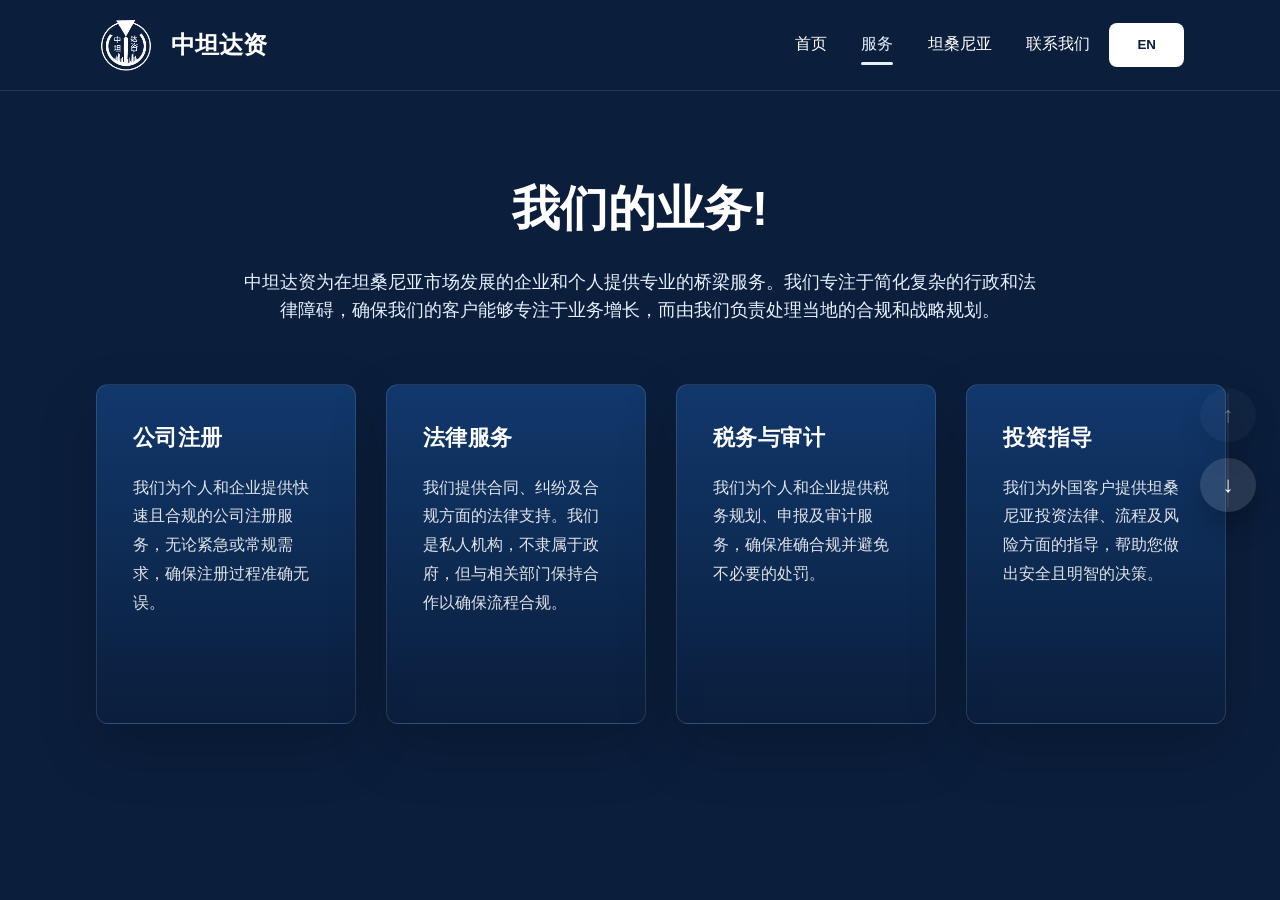
<file: services.html>
<!DOCTYPE html>
<html lang="en">
<head>
  <meta charset="UTF-8">
  <meta name="viewport" content="width=device-width, initial-scale=1.0">
  <title>中坦达资 | SERVICES</title>
  <link rel="stylesheet" href="style.css">
  <link rel="icon" href="images/favicon.ico" type="image/x-icon">
  
  <style>
    /* Custom spacing for the description section */
    .intro-text {
        text-align: center;
        max-width: 800px;
        margin: 0 auto 40px auto;
        font-size: 1.1rem;
        line-height: 1.6;
        color: var(--paleblue);
    }

    .services-grid {
        display: grid;
        grid-template-columns: repeat(4, minmax(260px, 1fr));
        gap: 30px;
        align-items: stretch;
        padding-top: 20px;
        padding-bottom: 10px;
        margin-top: 10px;
    }

    body.services-page {
        overflow: hidden;
        background: var(--navy);
    }

    .page-frame {
        position: relative;
        height: calc(100vh - 100px);
        width: 100%;
        overflow: hidden;
    }

    .page-inner {
        position: relative;
        width: 100%;
        transition: transform 0.8s ease;
    }

    .page-screen {
        min-height: calc(100vh - 100px);
        width: 100%;
        overflow-y: auto;
    }

    .page-nav {
        position: fixed;
        right: 24px;
        top: 50%;
        transform: translateY(-50%);
        display: flex;
        flex-direction: column;
        gap: 16px;
        z-index: 2000;
        pointer-events: none;
    }

    .page-nav button {
        pointer-events: all;
        width: 54px;
        height: 54px;
        border-radius: 50%;
        border: none;
        background: rgba(255,255,255,0.12);
        color: var(--white);
        font-size: 1.4rem;
        cursor: pointer;
        display: grid;
        place-items: center;
        transition: transform 0.25s ease, background 0.25s ease, opacity 0.25s ease;
        box-shadow: 0 14px 28px rgba(0,0,0,0.25);
    }

    .page-nav button:hover:not(:disabled) {
        transform: translateY(-2px);
        background: var(--paleblue);
        color: var(--navy);
    }

    .page-nav button:disabled {
        opacity: 0.35;
        cursor: not-allowed;
        background: rgba(255,255,255,0.08);
    }

    .page-nav::before {
        content: '';
        position: absolute;
        left: 50%;
        top: 5px;
        transform: translateX(-50%);
        width: 1px;
        height: calc(100% - 10px);
        background: rgba(255,255,255,0.12);
    }

    .services-grid .card {
        min-height: 340px;
        padding: 36px;
        background: linear-gradient(180deg, rgba(18,58,111,0.95), rgba(11,30,60,0.90));
        border: 1px solid rgba(255,255,255,0.12);
        box-shadow: 0 24px 60px rgba(0, 0, 0, 0.18);
        transition: transform 0.3s ease, border-color 0.3s ease, box-shadow 0.3s ease;
    }

    .services-grid .card:hover {
        transform: translateY(-8px);
        border-color: rgba(230,240,255,0.4);
        box-shadow: 0 30px 70px rgba(18,58,111,0.45);
        background: linear-gradient(180deg, rgba(18,58,111,1), rgba(11,30,60,0.98));
    }

    .services-grid .card h3 {
        margin-bottom: 18px;
        font-size: 1.35rem;
        letter-spacing: 0.02em;
    }

    .services-grid .card p {
        color: rgba(255,255,255,0.87);
        line-height: 1.8;
    }

    .services-grid::-webkit-scrollbar {
        height: 10px;
    }

    .services-grid::-webkit-scrollbar-thumb {
        background: rgba(255,255,255,0.18);
        border-radius: 999px;
    }

    /* Combined Why Choose Us & Testimonials Section */
    .combined-section {
        background: linear-gradient(180deg, rgba(11,30,60,0.96), rgba(18,58,111,0.98));
        padding: 60px 0;
        position: relative;
        overflow: hidden;
    }

    .combined-section::before {
        content: '';
        position: absolute;
        top: 0;
        left: 0;
        right: 0;
        bottom: 0;
        background: radial-gradient(circle at 20% 80%, rgba(230,240,255,0.1) 0%, transparent 50%),
                    radial-gradient(circle at 80% 20%, rgba(230,240,255,0.05) 0%, transparent 50%);
        pointer-events: none;
    }

    .combined-container {
        display: grid;
        grid-template-columns: 1fr 1fr;
        gap: 60px;
        max-width: 1200px;
        margin: auto;
        padding: auto 20px;
        position: relative;
        z-index: 1;
    }

    .why-choose-us {
        margin-top: 87px;
        padding: 35px;
        background: var(--navy);
        border-radius: 20px;
        border: 1px solid rgba(255,255,255,0.12);
        backdrop-filter: blur(12px);
    }

    .why-choose-us h2 {
        text-align: center;
        font-size: 2.2rem;
        color: var(--white);
        position: relative;
    }

    .why-choose-us h2::after {
        content: '';
        position: absolute;
        bottom: -10px;
        left: 50%;
        transform: translateX(-50%);
        width: 60px;
        height: 3px;
        background: var(--paleblue);
        border-radius: 2px;
    }

    .why-list {
        list-style: none;
        padding: 0;
        margin: 0;
    }

    .why-list li {
        display: flex;
        align-items: center;
        margin-bottom: 20px;
        padding: 15px;
        background: rgba(255,255,255,0.03);
        border-radius: 12px;
        border-left: 4px solid var(--paleblue);
        transition: transform 0.3s ease, background 0.3s ease;
    }

    .why-list li:hover {
        transform: translateX(6px);
        background: rgba(255,255,255,0.12);
    }

    .why-list li::before {
        content: '✓';
        font-size: 1.5rem;
        color: var(--paleblue);
        margin-right: 15px;
        font-weight: bold;
    }

    .testimonials-column {
        display: flex;
        flex-direction: column;
        justify-content: center;
        align-items: center;
        align-content: center;
        margin-top: auto;
    }

    .testimonial-card {
        background: var(--navy);
        border-radius: 20px;
        padding: 10px;
        border: 1px solid rgba(255,255,255,0.12);
        backdrop-filter: blur(10px);
        box-shadow: 0 20px 40px rgba(0,0,0,0.1);
        transition: transform 0.3s ease, box-shadow 0.3s ease;
    }

    .testimonial-card:hover {
        transform: translateY(-8px);
        box-shadow: 0 28px 60px rgba(18,58,111,0.3);
        border: 1px solid var(--white);
    }

    .testimonial-stars {
      color: #ffd700;
      font-size: 1.2rem;
      margin-bottom: 10px;
      text-align: center;
      padding: 5px;
    }

    .testimonial-text {
        font-style: italic;
        line-height: 1.6;
        color: rgba(255,255,255,0.9);
        text-align: center;
        font-size: 1.1rem;
    }

    .testimonial-author {
        display: flex;
        align-items: center;
        justify-content: center;
    }

   .partners-row {
  display: flex;
  justify-content: center;
  align-items: center;
  gap: 20px;
}

.partners-grid {
  display: flex;
  gap: 15px;
}

.partner-card img {
  width: 50px;
  height: auto;
}

    .testimonial-name {
        color: var(--white);
        font-weight: 500;
    }

    @media (max-width: 768px) {
        .combined-container {
            grid-template-columns: 1fr;
            gap: 40px;
        }

        .why-choose-us,
        .testimonial-card {
            padding: 25px;
        }
    }
  </style>
</head>

<body class="services-page">

<header class="header">
  <div class="container flex">
    <div class="logo">
        <img src="images/logo.png" alt="中坦达资logo">
        <h2 data-en="中坦达资" data-zh="中坦达资">中坦达资</h2>
    </div>

    <nav>
      <a href="index.html" data-en="Home" data-zh="首页"></a>
      <a href="services.html" class="active" data-en="Services" data-zh="服务"></a>
      <a href="tanzania.html" data-en="Tanzania" data-zh="坦桑尼亚"></a>
      <a href="contact.html" data-en="Contact Us" data-zh="联系我们"></a>
      <button id="langToggle">中文</button>
    </nav>

     <button id="hamburger">☰</button>
  </div>

  <div id="mobileMenu" class="mobile-menu">
    <div class="mobile-content">
      <span class="close-menu" onclick="closeMenu()">×</span>
      <nav class="mobile-nav">
        <a href="index.html" data-en="Home" data-zh="首页" onclick="closeMenu()"></a>
        <a href="services.html" data-en="Services" data-zh="服务" onclick="closeMenu()"></a>
        <a href="tanzania.html" data-en="Tanzania" data-zh="坦桑尼亚" onclick="closeMenu()"></a>
        <a href="contact.html" data-en="Contact Us" data-zh="联系我们" onclick="closeMenu()"></a>
      </nav>
      <button id="langToggleMobile">中文</button>
    </div>
  </div>  
</header>

<div class="page-nav">
  <button id="scrollUp" aria-label="Scroll Up" disabled>↑</button>
  <button id="scrollDown" aria-label="Scroll Down">↓</button>
</div>

<div class="page-frame">
  <div class="page-inner">
<section id="what-we-do" class="section page-screen active">
  <div class="container">
    <h1 style="text-align: center; font-size: 3rem; margin-bottom: 20px;" 
        data-en="WHAT WE DO!" 
        data-zh="我们的业务!"></h1>

    <div class="intro-text">
        <p data-en="中坦达资 provides a professional bridge for businesses and individuals navigating the Tanzanian market. We specialize in simplifying complex administrative and legal hurdles, ensuring our clients can focus on growth while we handle the local compliance and strategic planning." 
           data-zh="中坦达资为在坦桑尼亚市场发展的企业和个人提供专业的桥梁服务。我们专注于简化复杂的行政和法律障碍，确保我们的客户能够专注于业务增长，而由我们负责处理当地的合规和战略规划。"></p>
    </div>

    <div class="grid services-grid">
      <div class="card">
        <h3 data-en="Company Registration" data-zh="公司注册"></h3>
        <p data-en="We assist both individuals and companies with fast, compliant company registration in Tanzania. Whether urgent or standard cases, we ensure proper setup without errors."
           data-zh="我们为个人和企业提供快速且合规的公司注册服务，无论紧急或常规需求，确保注册过程准确无误。"></p>
      </div>

      <div class="card">
        <h3 data-en="Legal Services" data-zh="法律服务"></h3>
        <p data-en="We provide legal support for contracts, disputes, and compliance. We are a private firm, not part of the government, but we work closely with official institutions to ensure correct procedures."
           data-zh="我们提供合同、纠纷及合规方面的法律支持。我们是私人机构，不隶属于政府，但与相关部门保持合作以确保流程合规。"></p>
      </div>

      <div class="card">
        <h3 data-en="Tax & Auditing" data-zh="税务与审计"></h3>
        <p data-en="We handle tax planning, filing, and auditing for individuals and companies. Our approach ensures accuracy, compliance, and protection from unnecessary penalties."
           data-zh="我们为个人和企业提供税务规划、申报及审计服务，确保准确合规并避免不必要的处罚。"></p>
      </div>

      <div class="card">
        <h3 data-en="Investment Guidance" data-zh="投资指导"></h3>
        <p data-en="We guide foreign clients through Tanzania investment laws, procedures, and risks. We provide clear information so you can make safe and informed decisions."
           data-zh="我们为外国客户提供坦桑尼亚投资法律、流程及风险方面的指导，帮助您做出安全且明智的决策。"></p>
      </div>
    </div>
  </div>
</section>
<div class="page-screen inactive-down">
<section id="why-choose-us" class="section dark combined-section">
    <div class="container combined-container">
        <div class="why-choose-us">
            <h2 data-en="Why Choose Us" data-zh="为什么选择我们">Why Choose Us</h2>
            <ul class="why-list">
                <li data-en="Local Tanzanian experts" data-zh="本地坦桑尼亚专业团队">Local Tanzanian experts</li>
                <li data-en="Chinese-speaking support" data-zh="提供中文沟通支持">Chinese-speaking support</li>
                <li data-en="Fast response for urgent cases" data-zh="紧急情况快速响应">Fast response for urgent cases</li>
                <li data-en="Deep understanding of local laws" data-zh="深入了解当地法律法规">Deep understanding of local laws</li>
            </ul>
        </div>

        <div class="testimonials-column">
            <div class="testimonial-card">
                <div class="testimonial-stars">★★★★★</div>
                <p class="testimonial-text">"中坦达资服务非常专业，我们公司注册很顺利完成，效率很高。以后一定继续合作。"</p>
                <hr style="width: 70%; margin: 10px auto;">
                <div class="testimonial-author">
                    <span class="testimonial-name">张伟</span>
                </div>
            </div>

              <section id="partners" class="section partners-section">
    <div class="partners-container">
  <div class="partners-row">
    <h2 class="partners-heading"
        data-en="Our Partner Companies"
        data-zh="我们的合作伙伴">
      Our Partner Companies
    </h2>

    <div class="partners-grid">
      <div class="partner-card">
        <img src="../../images/logo.png" alt="中坦达资 Partner Logo">
      </div>
      <div class="partner-card">
        <img src="../../images/chanivisitz-transparent.png" alt="Chanivisitz Partner Logo">
      </div>
      <div class="partner-card">
        <img src="../../images/sasa-transparent.png" alt="SASA Partner Logo">
      </div>
    </div>
  </div>
</div>
  </section>
        </div>
    </div>
</section>

<footer class="footer">
  <p>
    <a href="#" onclick="openTerms()" data-en="Terms & Conditions" data-zh="条款和条件">Terms & Conditions</a> |
    <a href="#" onclick="openPrivacy()" data-en="Privacy Policy" data-zh="隐私政策">Privacy Policy</a>
  </p>
   <p>Dar es Salaam, Tanzania  ©️ 2026 中坦达资</p>
</footer>
</div>
</div>

<script src="script.js"></script>
</body>
</html>
</file>
<file: style.css>
/* --- 1. VARIABLES & CORE SETTINGS --- */
:root {
    --navy: #0b1e3c;
    --navy-light: #123a6f;
    --paleblue: #e6f0ff;
    --white: #ffffff;
    --shadow: 0 4px 12px rgba(0, 0, 0, 0.2);
}

* {
    margin: 0;
    padding: 0;
    box-sizing: border-box;
    font-family: 'Segoe UI', Arial, sans-serif;
}

html {
    scroll-behavior: smooth;
}

body {
    min-height: 100vh;
    display: flex;
    flex-direction: column;
    background: var(--navy);
    color: var(--white);
    line-height: 1.6;
    overflow-x: hidden;
}

.main-content {
    flex: 1;
    display: flex;
    flex-direction: column;
    justify-content: center;
    gap: 40px;
}

.container {
    width: 85%;
    max-width: 1200px;
    margin: auto;
}

/* --- 2. SHARED HEADER & NAVIGATION --- */
.header {
    background: var(--navy);
    padding: 15px 0;
    position: sticky;
    top: 0;
    z-index: 1000;
    border-bottom: 1px solid rgba(255,255,255,0.1);
}

.flex {
    display: flex;
    justify-content: space-between;
    align-items: center;
}

.logo {
    display: flex;
    align-items: center;
    text-decoration: none;
    color: inherit;
}

.logo img {
    height: 60px;
    margin-right: 15px;
}

nav a {
    display: inline-block;
    margin: 0 15px;
    color: var(--white);
    text-decoration: none;
    font-weight: 500;
    position: relative;
    transition: color 0.3s;
}

nav a:hover,
nav a.active {
    color: var(--paleblue);
}

nav a.active::after {
    content: "";
    position: absolute;
    left: 0;
    right: 0;
    bottom: -8px;
    height: 3px;
    background: var(--paleblue);
    border-radius: 999px;
}

/* --- 3. HERO & SECTIONS --- */
.hero {
    height: 70vh;
    background: linear-gradient(rgba(11,30,60,0.7), rgba(11,30,60,0.85)), 
                url('images/1.jpg') no-repeat center center / cover;
    display: flex;
    justify-content: center;
    align-items: center;
    text-align: center;
}

.section {
    padding: 80px 0;
}

.dark {
    background: var(--navy-light);
}

/* --- 4. GRID & CARDS (Universal) --- */
.grid {
    display: grid;
    grid-template-columns: repeat(auto-fit, minmax(280px, 1fr));
    gap: 30px;
}

.card {
    background: var(--navy-light);
    padding: 30px;
    border-radius: 12px;
    transition: all 0.3s ease;
    border: 1px solid rgba(255,255,255,0.05);
}

.card:hover {
    transform: translateY(-10px);
    border-color: var(--paleblue);
    box-shadow: var(--shadow);
}

/* --- 5. STATS & COUNTERS --- */
.stat {
    text-align: center;
    font-size: 0.95rem;
}

#stats {
    padding: 0;
    margin-bottom: 20px;
    background: linear-gradient(to bottom, var(--navy) 0%, transparent 50%, var(--navy) 100%);
    border: none;
}

.counter {
    font-size: 2.5rem;
    font-weight: bold;
    display: block;

}

.stat p {
    opacity: 0.9;
}

/* --- 6. BUTTONS & INTERACTIVES --- */
button, .btn, .btn-download, input[type="submit"] {
    background: var(--white);
    color: var(--navy);
    border: none;
    padding: 14px 28px;
    border-radius: 8px;
    cursor: pointer;
    font-weight: 600;
    text-decoration: none;
    display: inline-flex;
    align-items: center;
    justify-content: center;
    text-align: center;
    line-height: 1.2;
    transition: all 0.3s ease;
}

button:hover, .btn:hover, input[type="submit"]:hover {
    background: var(--paleblue);
    transform: translateY(-2px);
    box-shadow: 0 5px 15px rgba(0,0,0,0.3);
}

/* --- 7. TEAM & LEADERSHIP --- */
.member-card {
    background: var(--navy-light);
    border-radius: 15px;
    width: 350px;
    text-align: center;
    padding: 40px 20px;
    border-top: 5px solid var(--paleblue);
}

.member-photo {
    width: 150px;
    height: 150px;
    border-radius: 50%;
    object-fit: cover;
    margin-bottom: 20px;
    border: 3px solid var(--white);
}

.member-name { color: var(--white); font-size: 1.5rem; margin-bottom: 5px; }
.member-position { color: var(--paleblue); font-weight: bold; display: block; margin-bottom: 15px; }
.member-desc { font-size: 0.9rem; opacity: 0.9; }

/* --- 8. TESTIMONIALS --- */
.testimonial-box {
    position: relative;
    max-width: 700px;
    margin: auto;
    height: 180px;
    border: 2px solid var(--paleblue);
    border-radius: 15px;
    padding: 30px;
    overflow: hidden;
}

.testimonial {
    position: absolute;
    width: calc(100% - 60px);
    opacity: 0;
    transition: all 0.8s ease;
    text-align: center;
}

.testimonial.active {
    opacity: 1;
}

/* --- 9. TANZANIA OPPORTUNITY CARDS --- */
.opportunity-card {
    background: var(--navy-light);
    border-radius: 12px;
    overflow: hidden;
    transition: transform 0.3s;
}

.opp-image { width: 100%; height: 200px; object-fit: cover; }
.opp-content { padding: 20px; }
.tag {
    background: var(--paleblue);
    color: var(--navy);
    padding: 4px 10px;
    border-radius: 4px;
    font-size: 0.75rem;
    font-weight: bold;
    margin-bottom: 10px;
    display: inline-block;
}

/* --- 10. FORMS & CONTACT --- */
.form-box {
    max-width: 600px;
    margin: 0 auto;
    background: rgba(255,255,255,0.03);
    padding: 40px;
    border-radius: 15px;
    border: 1px solid rgba(255,255,255,0.1);
}

.form-box input, .form-box select, .form-box textarea {
    width: 100%;
    padding: 12px;
    margin-bottom: 20px;
    background: var(--navy);
    border: 1px solid rgba(255,255,255,0.2);
    color: white;
    border-radius: 6px;
}

/* --- 11. DOWNLOADS --- */
.downloads-box {
    background: var(--navy-light);
    padding: 40px;
    border-radius: 15px;
    text-align: center;
}

.download-grid {
    display: flex;
    justify-content: center;
    gap: 20px;
    flex-wrap: wrap;
    margin-top: 20px;
}

/* --- 12. POPUPS --- */
.popup {
    display: none;
    position: fixed;
    top: 0; left: 0;
    width: 100%; height: 100%;
    background: rgba(11, 30, 60, 0.95);
    z-index: 2000;
}

.popup-content {
    background: var(--navy-light);
    padding: 40px;
    width: 90%;
    max-width: 520px;
    margin: 8% auto;
    border-radius: 18px;
    position: relative;
    box-shadow: 0 20px 60px rgba(0,0,0,0.35);
    max-height: 80vh;
    overflow-y: auto;
}

.popup-content h3 {
    margin-bottom: 18px;
    font-size: 2rem;
    letter-spacing: 0.03em;
}

.popup-content p {
    margin-bottom: 20px;
    line-height: 1.8;
    opacity: 0.95;
}

.popup-content h4 {
    margin: 22px 0 12px;
    font-size: 0.95rem;
    color: var(--paleblue);
    text-transform: uppercase;
    letter-spacing: 0.12em;
}

.popup-content ul {
    list-style: none;
    padding-left: 0;
    margin: 0;
}

.popup-content li {
    position: relative;
    padding-left: 24px;
    margin-bottom: 12px;
    line-height: 1.6;
}

.popup-content li::before {
    content: "•";
    position: absolute;
    left: 0;
    top: 0;
    color: var(--white);
    font-size: 1.2rem;
    line-height: 1;
}

.policy-section:last-child {
    margin-bottom: 0;
}

.close {
    position: absolute;
    top: 15px; right: 20px;
    font-size: 30px;
    cursor: pointer;
}

/* --- 13. FOOTER --- */
.footer {
    text-align: center;
    padding: 40px 0;
    background: var(--navy);
    border-top: 1px solid rgba(255,255,255,0.1);
}

.footer a { color: var(--paleblue); text-decoration: none; margin: 0 10px; }

/* --- 14. MOBILE MENU & RESPONSIVENESS --- */
#hamburger {
    display: none;
    font-size: 28px;
    background: none;
    color: white;
}

.mobile-menu {
    display: none;
    position: fixed;
    top: 0; left: 0;
    width: 100%; height: 100%;
    background: var(--navy);
    z-index: 3000;
    flex-direction: column;
    justify-content: center;
    align-items: center;
}

.mobile-nav {
    display: flex;
    flex-direction: column;
    gap: 30px;
    text-align: center;
}

.mobile-nav a { font-size: 1.5rem; }

@media (max-width: 768px) {
    nav { display: none; }
    #hamburger { display: block; }
    .hero h1 { font-size: 2rem !important; }
    .counter { font-size: 2.5rem; }
    .container { width: 90%; }
}

/* --- LAYOUT FOR FORM & DOWNLOADS ROW --- */
.two-column-layout {
    display: grid;
    grid-template-columns: 7fr 3fr; /* Form takes 7/10, Downloads take 3/10 */
    align-items: stretch; /* Makes both boxes the same height */
    margin-bottom: 10px;
}

.form-box {
    flex: 7; /* Form is wider */
    background: rgba(255, 255, 255, 0.05);
    padding: 30px;
    border-radius: 12px;
}

.downloads-box {
    flex: 3; /* Downloads column is narrower */
    background: var(--navy-light);
    padding: 30px;
    border-radius: 12px;
    display: flex;
    flex-direction: column;
}

.download-stack {
    display: flex;
    flex-direction: column;
    gap: 15px;
}

/* --- TITLES --- */
.main-section-title {
    text-align: center;
    margin-bottom: 20px;
    font-size: 2.8rem;
    color: var(--paleblue);
}

.box-title {
    margin-bottom: 20px;
    font-size: 1.4rem;
    border-bottom: 1px solid rgba(255,255,255,0.1);
    padding-bottom: 10px;
}

/* --- LEADERSHIP LAYOUT --- */
.team-container {
    display: flex;
    justify-content: center;
    gap: 30px;
    flex-wrap: wrap;
}

/* --- RESPONSIVENESS (Stacks columns on mobile) --- */
@media (max-width: 900px) {
    .two-column-layout {
        flex-direction: column;
    }
}
section {
    padding: 60px 0;
}
</file>
